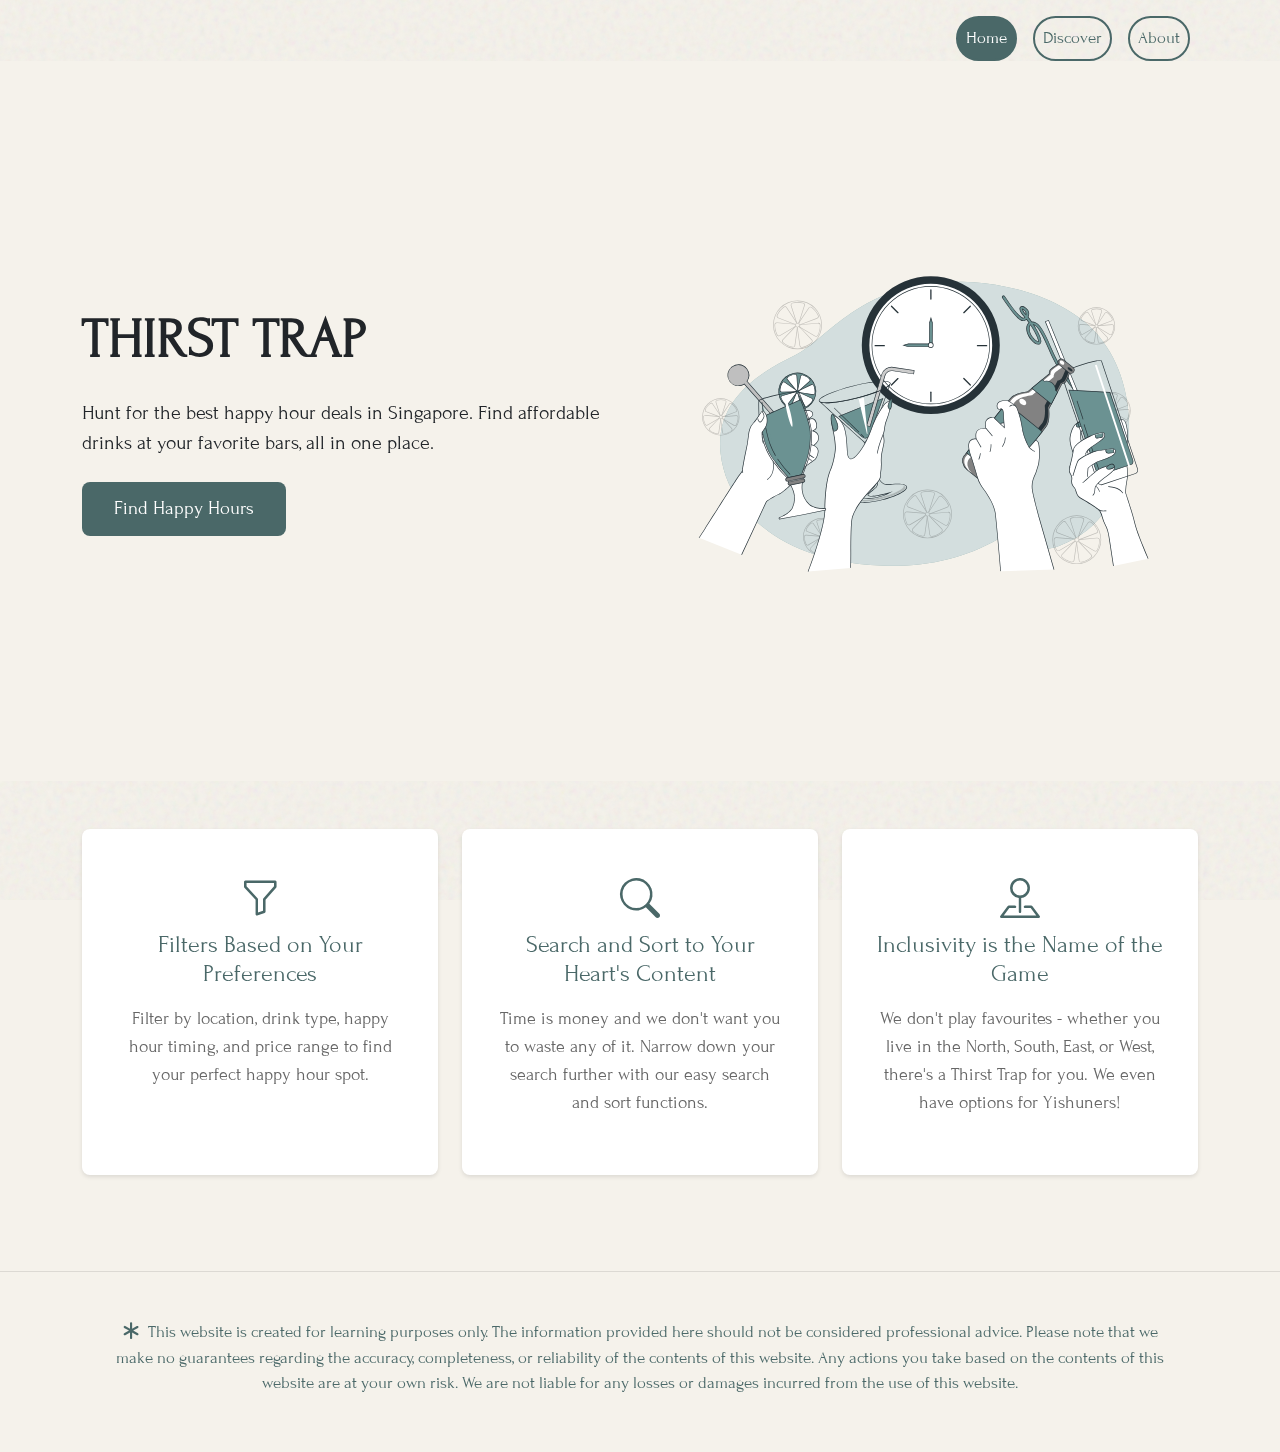
<file: index.html>
<!DOCTYPE html>
<html lang="en">
<head>
    <meta charset="UTF-8">
    <meta name="viewport" content="width=device-width, initial-scale=1.0">
    <title>Thirst Trap - Find Happy Hour Deals in Singapore</title>
    
    <!-- Bootstrap CSS -->
    <link href="https://cdn.jsdelivr.net/npm/bootstrap@5.3.3/dist/css/bootstrap.min.css" rel="stylesheet">
    
    <!-- Custom CSS -->
    <link rel="stylesheet" href="style.css">
    
    <!-- Google Fonts -->
    <link rel="preconnect" href="https://fonts.googleapis.com">
    <link rel="preconnect" href="https://fonts.gstatic.com" crossorigin>
    <link href="https://fonts.googleapis.com/css2?family=Faculty+Glyphic&family=Forum&display=swap" rel="stylesheet">

    <!-- Bootstrap Icons -->
    <link rel="stylesheet" href="https://cdn.jsdelivr.net/npm/bootstrap-icons@1.11.3/font/bootstrap-icons.min.css">

    <!-- Google Analytics -->
    <script async src="https://www.googletagmanager.com/gtag/js?id=G-KQVQT11QK4"></script>
    <script>
        window.dataLayer = window.dataLayer || [];
        function gtag(){dataLayer.push(arguments);}
        gtag('js', new Date());
        gtag('config', 'G-KQVQT11QK4');
    </script>
</head>
<body>
    <!-- Navigation -->
    <nav class="navbar navbar-expand-lg">
        <div class="container">
            <button class="navbar-toggler" type="button" data-bs-toggle="collapse" data-bs-target="#navbarNav">
                <i class="bi bi-list"></i>
            </button>
            <div class="collapse navbar-collapse justify-content-end" id="navbarNav">
                <ul class="navbar-nav">
                    <li class="nav-item">
                        <a class="nav-link active" href="index.html">Home</a>
                    </li>
                    <li class="nav-item">
                        <a class="nav-link" href="discover.html">Discover</a>
                    </li>
                    <li class="nav-item">
                        <a class="nav-link" href="about.html">About</a>
                    </li>
                </ul>
            </div>
        </div>
    </nav>

    <!-- Hero Section -->
    <section class="hero-section">
        <div class="container">
            <div class="row align-items-center">
                <div class="col-lg-6 text-center text-lg-start">
                    <h1 class="display-4 fw-bold mb-4">THIRST TRAP</h1>
                    <p class="lead mb-4">Hunt for the best happy hour deals in Singapore. Find affordable drinks at your favorite bars, all in one place.</p>
                    <a href="discover.html" class="btn btn-custom-primary btn-lg">Find Happy Hours</a>
                </div>
                <div class="col-lg-6">
                    <div class="hero-illustration">
                        <img src="logo.svg" alt="Thirst Trap Illustration" class="hero-logo">
                    </div>
                </div>
            </div>
        </div>
    </section>

    <!-- Features Section -->
    <section class="container py-5">
        <div class="row g-4">
            <div class="col-md-4">
                <div class="feature-card">
                    <i class="bi bi-funnel"></i>
                    <h3>Filters Based on Your Preferences</h3>
                    <p>Filter by location, drink type, happy hour timing, and price range to find your perfect happy hour spot.</p>
                </div>
            </div>
            <div class="col-md-4">
                <div class="feature-card">
                    <i class="bi bi-search"></i>
                    <h3>Search and Sort to Your Heart's Content</h3>
                    <p>Time is money and we don't want you to waste any of it. Narrow down your search further with our easy search and sort functions.</p>
                </div>
            </div>
            <div class="col-md-4">
                <div class="feature-card">
                    <i class="bi bi-pin-map"></i>
                    <h3>Inclusivity is the Name of the Game</h3>
                    <p>We don't play favourites - whether you live in the North, South, East, or West, there's a Thirst Trap for you. We even have options for Yishuners!</p>
                </div>
            </div>
        </div>
    </section>

    <!-- Footer -->
    <footer class="container-fluid mt-5 py-4">
        <div class="container">
            <div class="row">
                <div class="col-12">
                    <div class="card bg-light">
                        <div class="card-body text-center">
                            <p class="mb-2">
                                <i class="bi bi-asterisk me-1"></i>
                                This website is created for learning purposes only. The information provided here should not be considered professional advice. Please note that we make no guarantees regarding the accuracy, completeness, or reliability of the contents of this website. Any actions you take based on the contents of this website are at your own risk. We are not liable for any losses or damages incurred from the use of this website.
                            </p>
                        </div>
                    </div>
                </div>
            </div>
        </div>
    </footer>

    <!-- Bootstrap JS -->
    <script src="https://cdn.jsdelivr.net/npm/bootstrap@5.3.3/dist/js/bootstrap.bundle.min.js"></script>
</body>
</html>
</file>
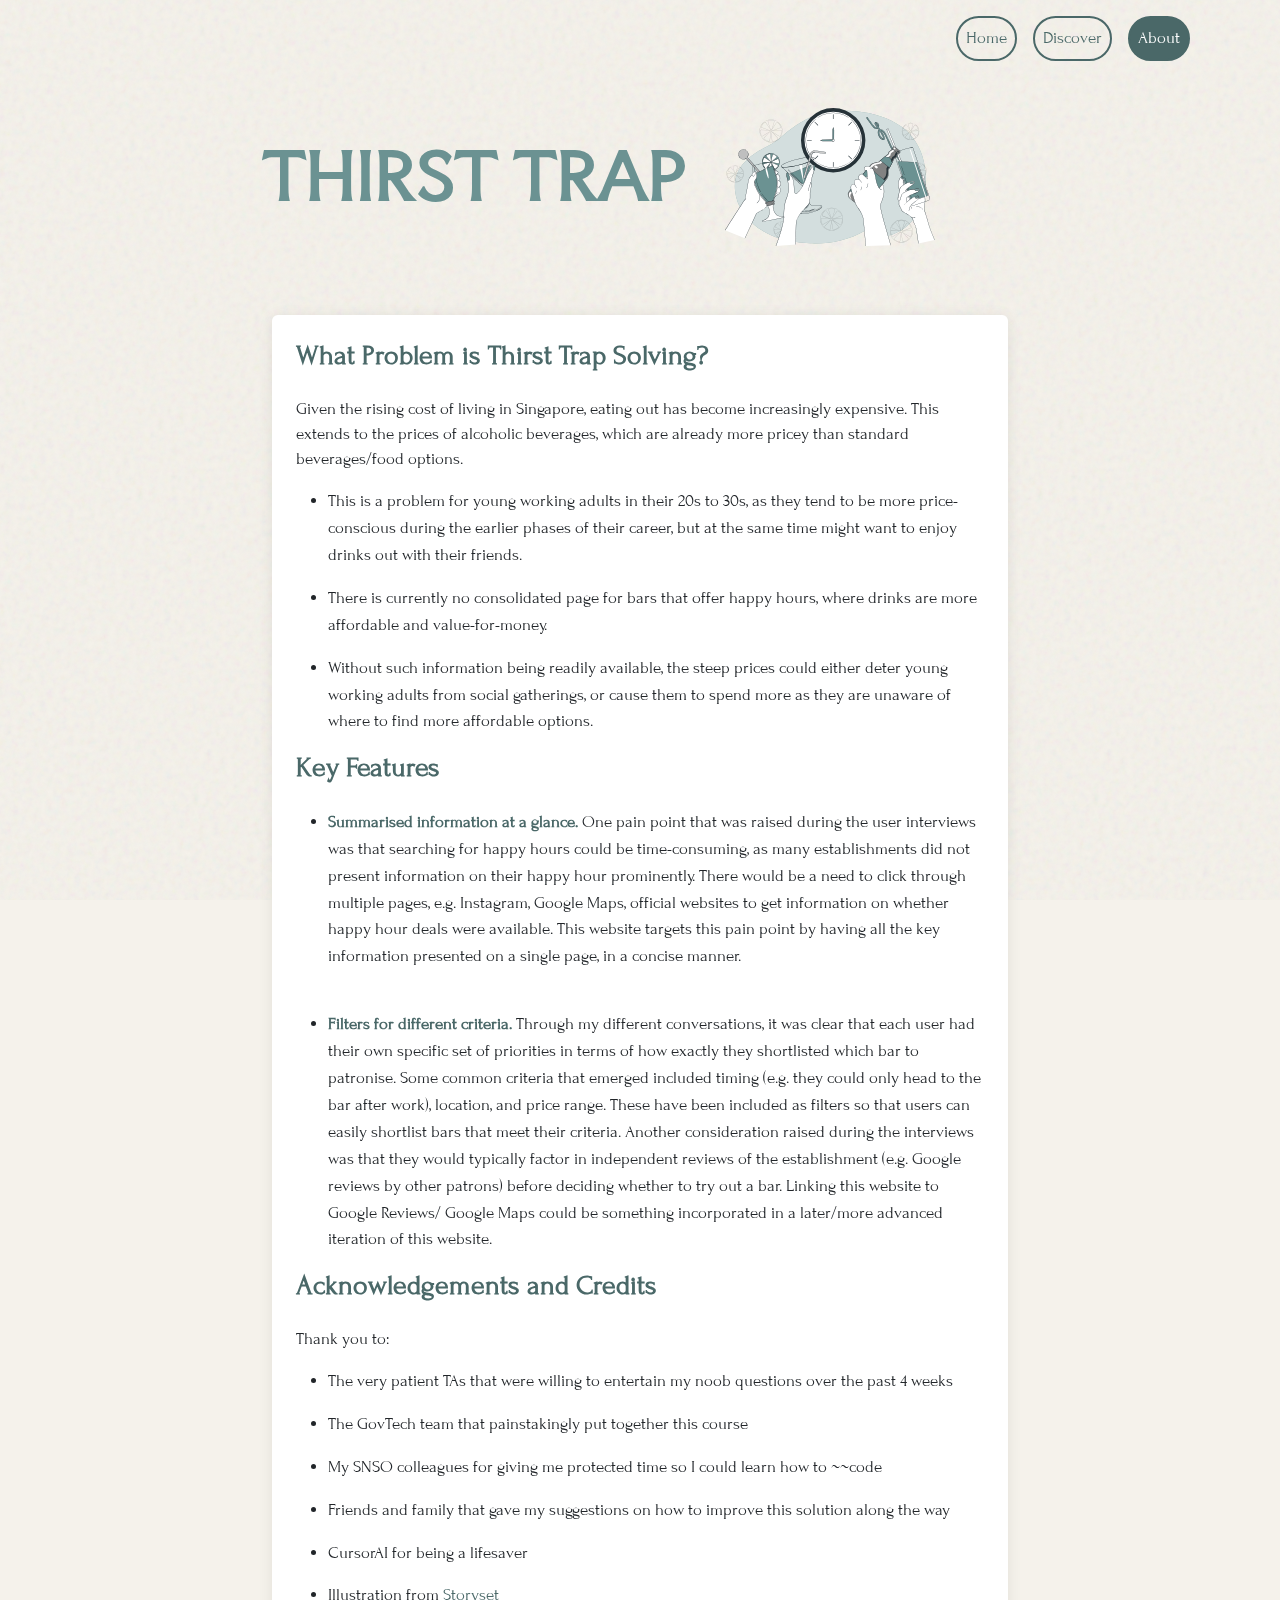
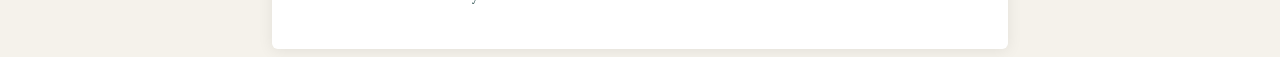
<file: about.html>
<!DOCTYPE html>
<html lang="en">
<head>
    <meta charset="UTF-8">
    <meta name="viewport" content="width=device-width, initial-scale=1.0">
    <title>About - Thirst Trap</title>
    
    <!-- Bootstrap CSS -->
    <link href="https://cdn.jsdelivr.net/npm/bootstrap@5.3.3/dist/css/bootstrap.min.css" rel="stylesheet">
    
    <!-- Your custom CSS -->
    <link rel="stylesheet" href="style.css">
    
    <!-- Google Fonts -->
    <link rel="preconnect" href="https://fonts.googleapis.com">
    <link rel="preconnect" href="https://fonts.gstatic.com" crossorigin>
    <link href="https://fonts.googleapis.com/css2?family=Bodoni+Moda:ital,opsz,wght@0,6..96,400..900;1,6..96,400..900&family=Faculty+Glyphic&family=Forum&family=Frank+Ruhl+Libre:wght@300..900&family=Funnel+Display:wght@300..800&family=Geist:wght@100..900&family=Host+Grotesk:ital,wght@0,300..800;1,300..800&family=Inconsolata:wdth,wght@87.5,200..900&family=Inter:ital,opsz,wght@0,14..32,100..900;1,14..32,100..900&family=Manrope:wght@200..800&family=Mansalva&family=Montserrat:ital,wght@0,100..900;1,100..900&family=Roboto+Mono:ital,wght@0,100..700;1,100..700&family=Roboto:ital,wght@0,100;0,300;0,400;0,500;0,700;0,900;1,100;1,300;1,400;1,500;1,700;1,900&display=swap" rel="stylesheet">

    <!-- Add Bootstrap Icons -->
    <link rel="stylesheet" href="https://cdn.jsdelivr.net/npm/bootstrap-icons@1.11.3/font/bootstrap-icons.min.css">

    <!-- Google tag (gtag.js) -->
    <script async src="https://www.googletagmanager.com/gtag/js?id=G-KQVQT11QK4"></script>
    <script>
    window.dataLayer = window.dataLayer || [];
    function gtag(){dataLayer.push(arguments);}
    gtag('js', new Date());

    gtag('config', 'G-KQVQT11QK4');
</script>

</head>
<body>
    <!-- Navigation -->
    <nav class="navbar navbar-expand-lg">
        <div class="container">
            <button class="navbar-toggler" type="button" data-bs-toggle="collapse" data-bs-target="#navbarNav">
                <i class="bi bi-list"></i>
            </button>
            <div class="collapse navbar-collapse justify-content-end" id="navbarNav">
                <ul class="navbar-nav">
                    <li class="nav-item">
                        <a class="nav-link" href="index.html">Home</a>
                    </li>
                    <li class="nav-item">
                        <a class="nav-link" href="discover.html">Discover</a>
                    </li>
                    <li class="nav-item">
                        <a class="nav-link active" href="about.html">About</a>
                    </li>
                </ul>
            </div>
        </div>
    </nav>

    <div class="container-fluid py-2">
       <!-- Header Section -->
       <header>
        <div class="header-container">
            <a href="index.html" class="header-link">
                <h1 class="display-4 fw-bold">THIRST TRAP</h1>
                <div class="header-illustration">
                    <img src="logo.svg" alt="Thirst Trap Illustration" class="header-logo">
                </div>
            </a>
        </div>
    </header>

        <!-- About Content -->
        <main class="container about-page">
            <div class="row justify-content-center">
                <div class="col-md-8">
                    <div class="card">
                        <div class="card-body">
                            <h3 class="card-title mb-4">What Problem is Thirst Trap Solving?</h3>
                            <p>Given the rising cost of living in Singapore, eating out has become increasingly expensive. This extends to the prices of alcoholic beverages, which are already more pricey than standard beverages/food options.</p>
                                <ul>
                                    <li>This is a problem for young working adults in their 20s to 30s, as they tend to be more price-conscious during the earlier phases of their career, but at the same time might want to enjoy drinks out with their friends. </li>
                                    <li>There is currently no consolidated page for bars that offer happy hours, where drinks are more affordable and value-for-money. </li>
                                    <li>Without such information being readily available, the steep prices could either deter young working adults from social gatherings, or cause them to spend more as they are unaware of where to find more affordable options. </li>
                                </ul>

                            <h3 class="card-title mb-4">Key Features</h3>
                            <ul>
                                <li><strong>Summarised information at a glance.</strong> One pain point that was raised during the user interviews was that searching for happy hours could be time-consuming, as many establishments did not present information on their happy hour prominently. There would be a need to click through multiple pages, e.g. Instagram, Google Maps, official websites to get information on whether happy hour deals were available. This website targets this pain point by having all the key information presented on a single page, in a concise manner. </li><br>
                                <li><strong>Filters for different criteria.</strong> Through my different conversations, it was clear that each user had their own specific set of priorities in terms of how exactly they shortlisted which bar to patronise. Some common criteria that emerged included timing (e.g. they could only head to the bar after work), location, and price range. These have been included as filters so that users can easily shortlist bars that meet their criteria. Another consideration raised during the interviews was that they would typically factor in independent reviews of the establishment (e.g. Google reviews by other patrons) before deciding whether to try out a bar. Linking this website to Google Reviews/ Google Maps could be something incorporated in a later/more advanced iteration of this website. </li>
                            </ul> 
                            
                            <h3 class="card-title mb-4">Acknowledgements and Credits</h3>
                            <p>Thank you to:</p>
                                <ul>
                                    <li>The very patient TAs that were willing to entertain my noob questions over the past 4 weeks</li>
                                    <li>The GovTech team that painstakingly put together this course</li>
                                    <li>My SNSO colleagues for giving me protected time so I could learn how to ~~code </li>
                                    <li>Friends and family that gave my suggestions on how to improve this solution along the way</li>
                                    <li>CursorAI for being a lifesaver</li>
                                    <li>Illustration from <a href="https://storyset.com/people">Storyset</a></li>
                                </ul> 
                        </div>
                    </div>
                </div>
            </div>
        </main>
    </div>

    <!-- Bootstrap JS -->
    <script src="https://cdn.jsdelivr.net/npm/bootstrap@5.3.3/dist/js/bootstrap.bundle.min.js"></script>
</body>
</html>
</file>
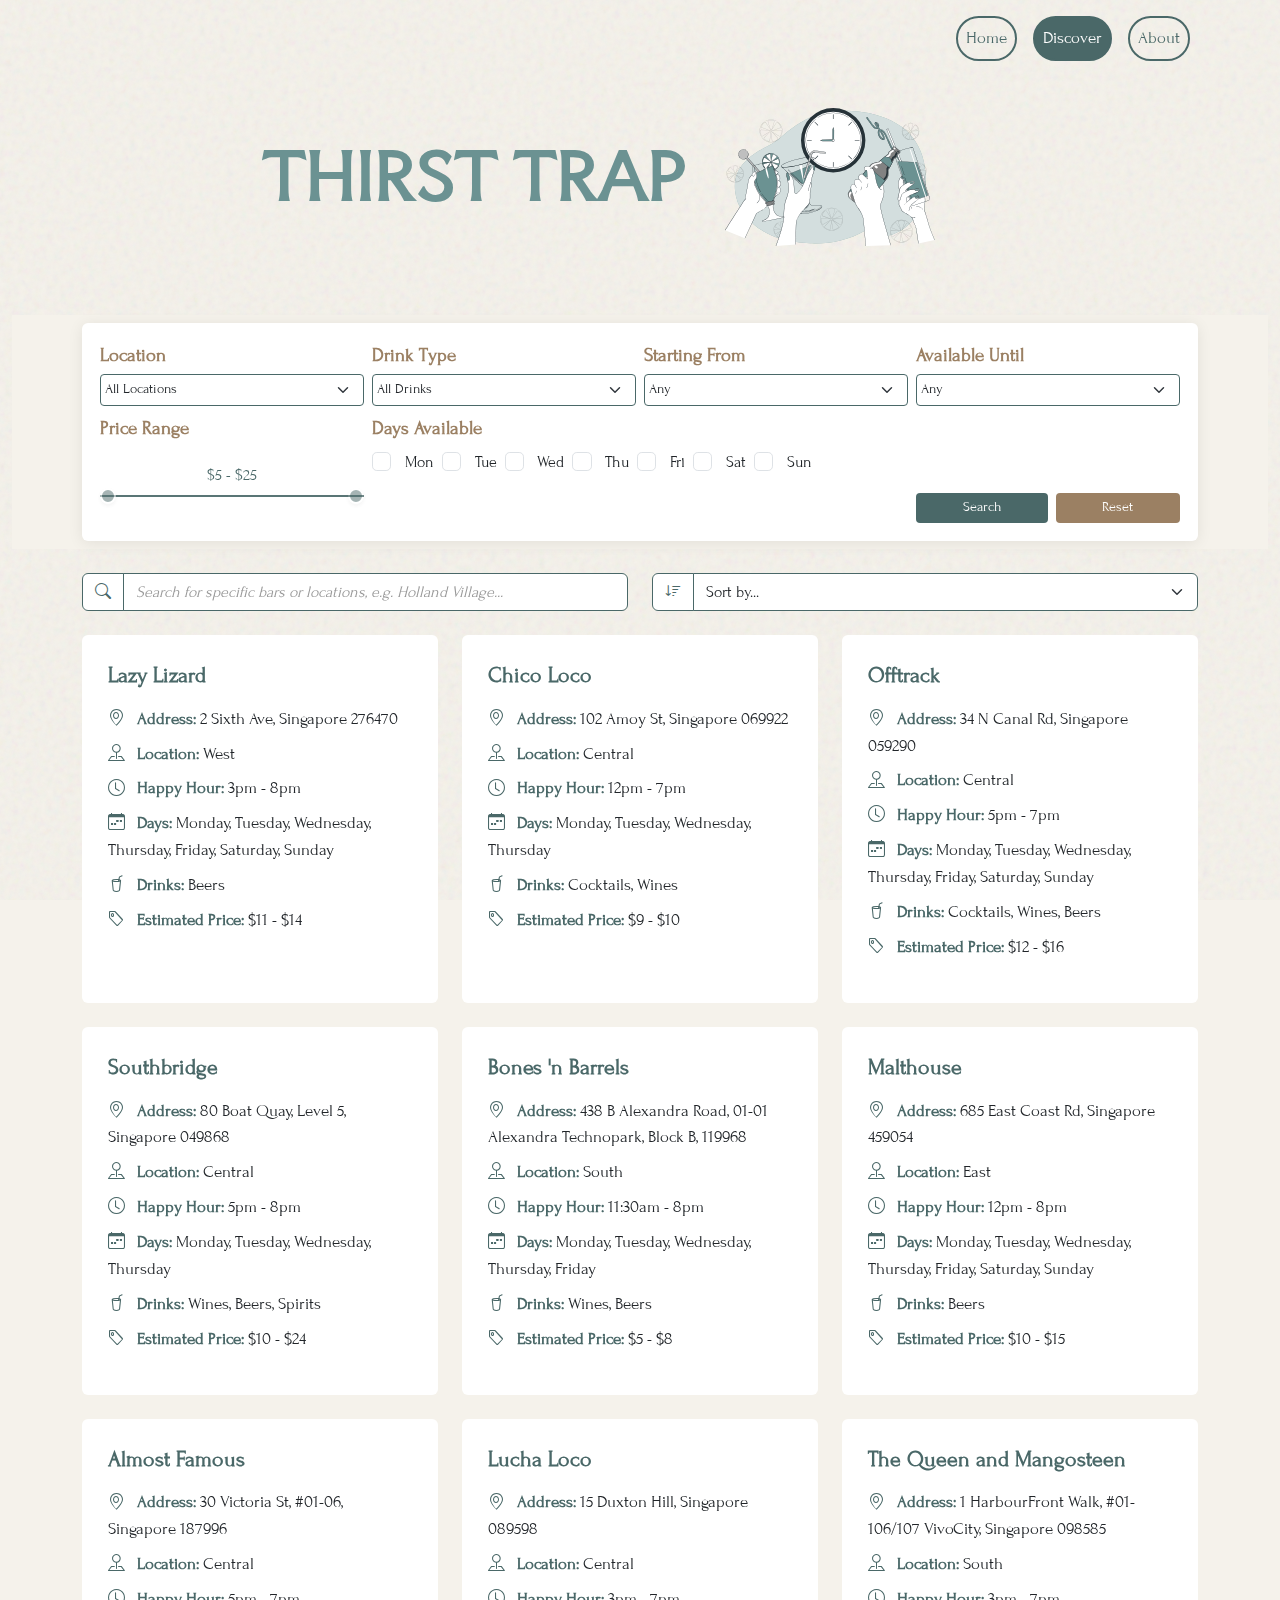
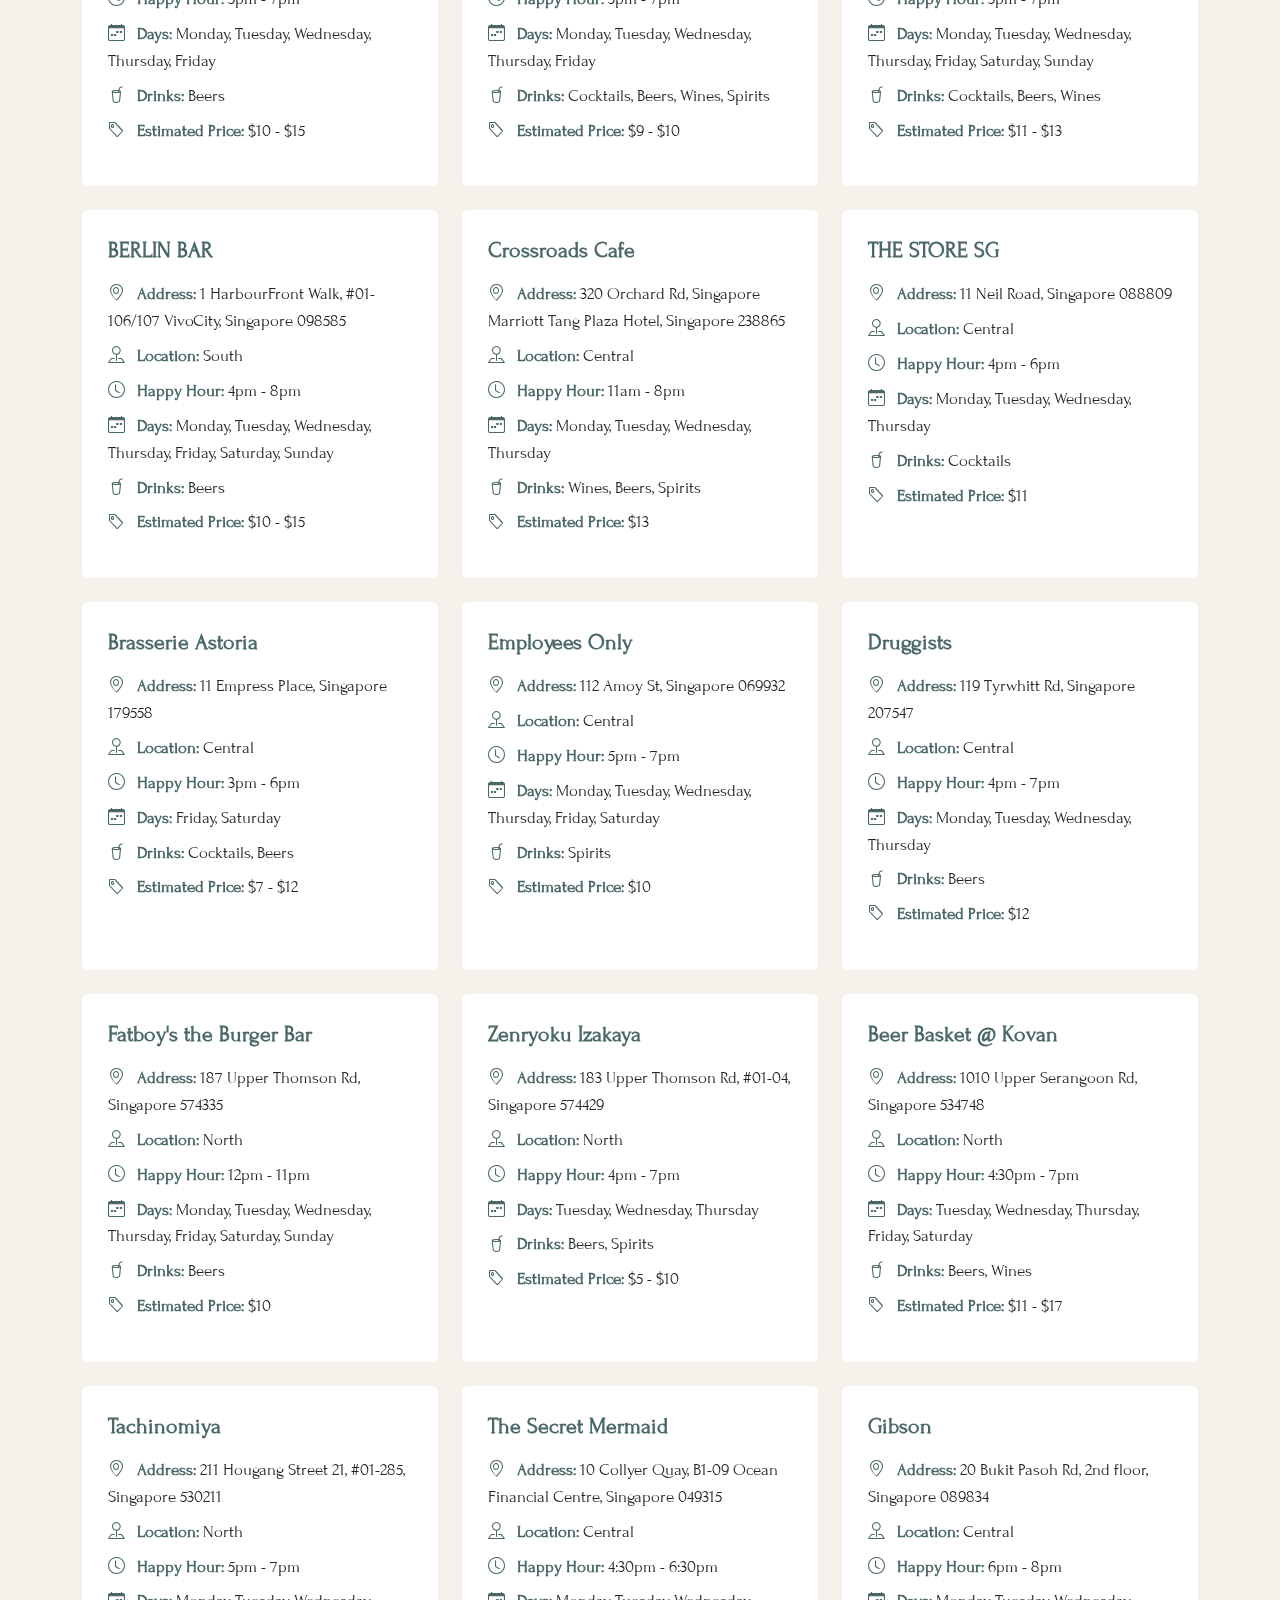
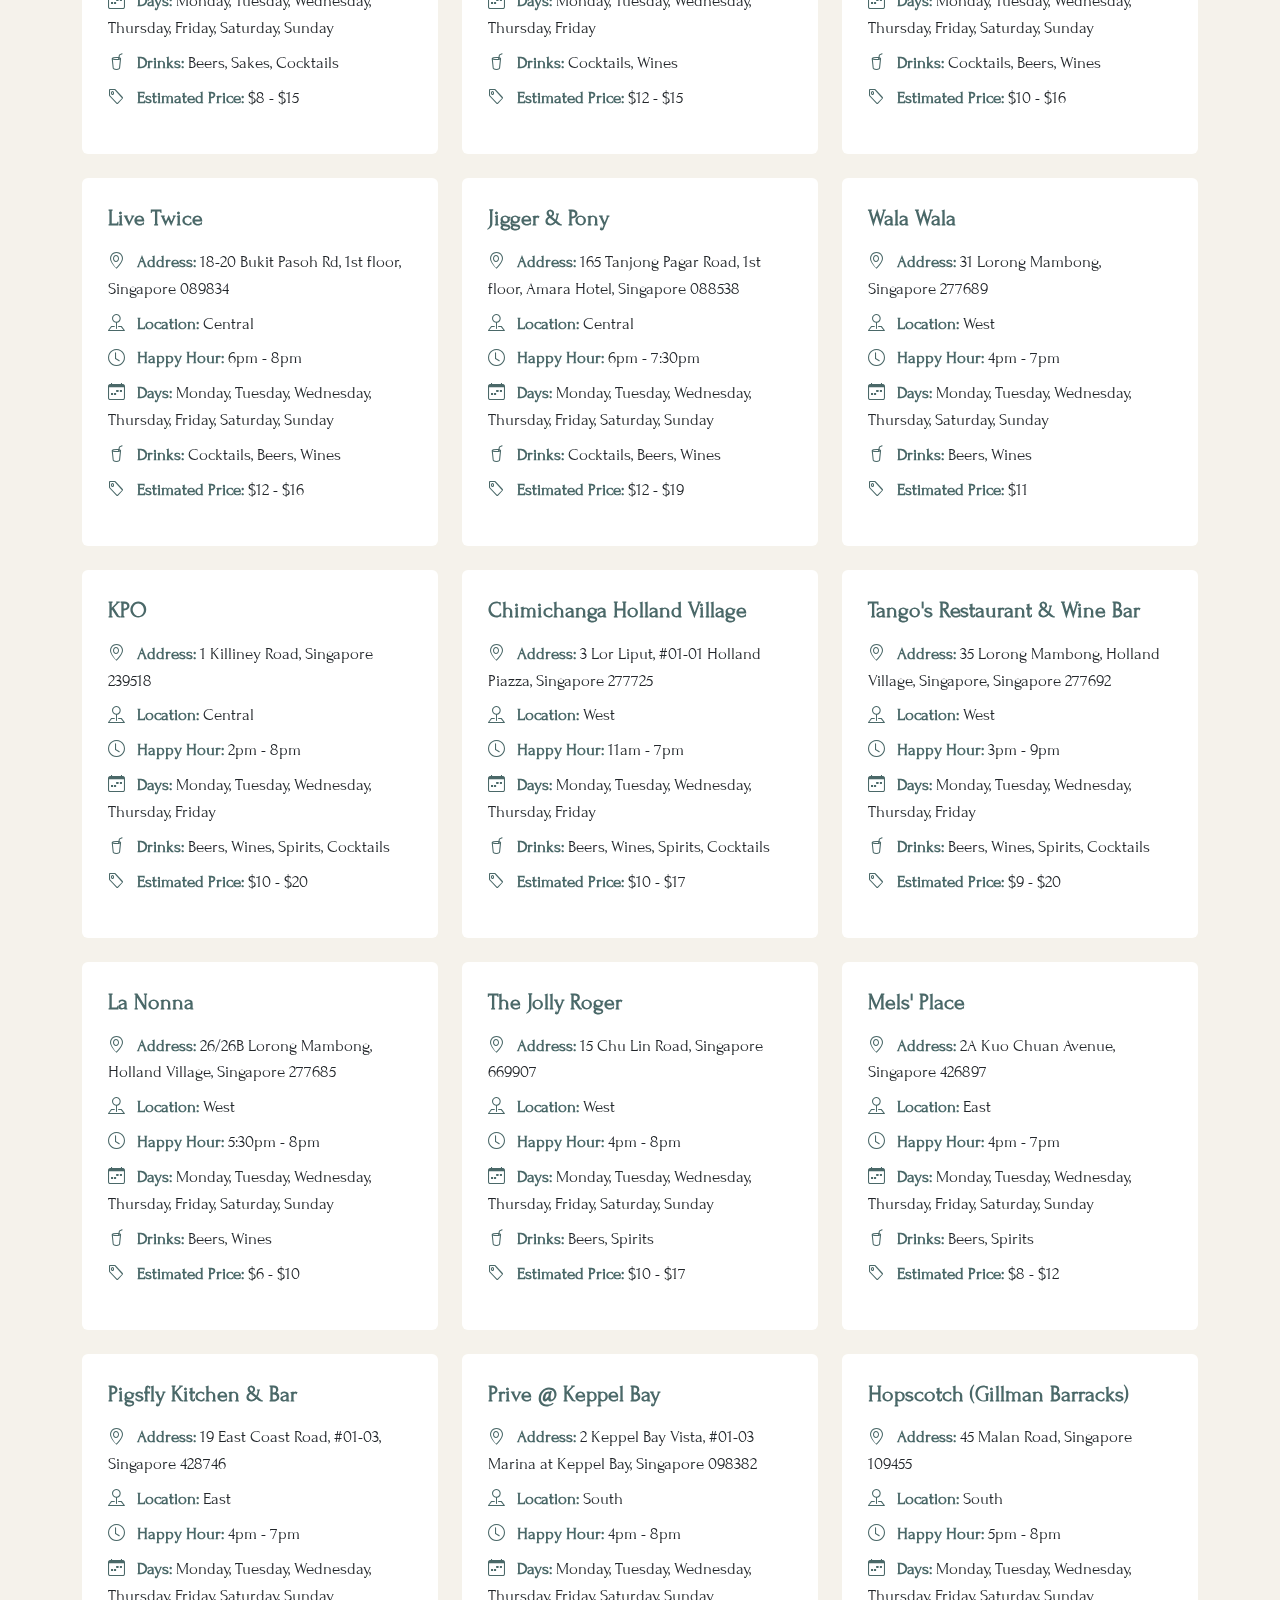
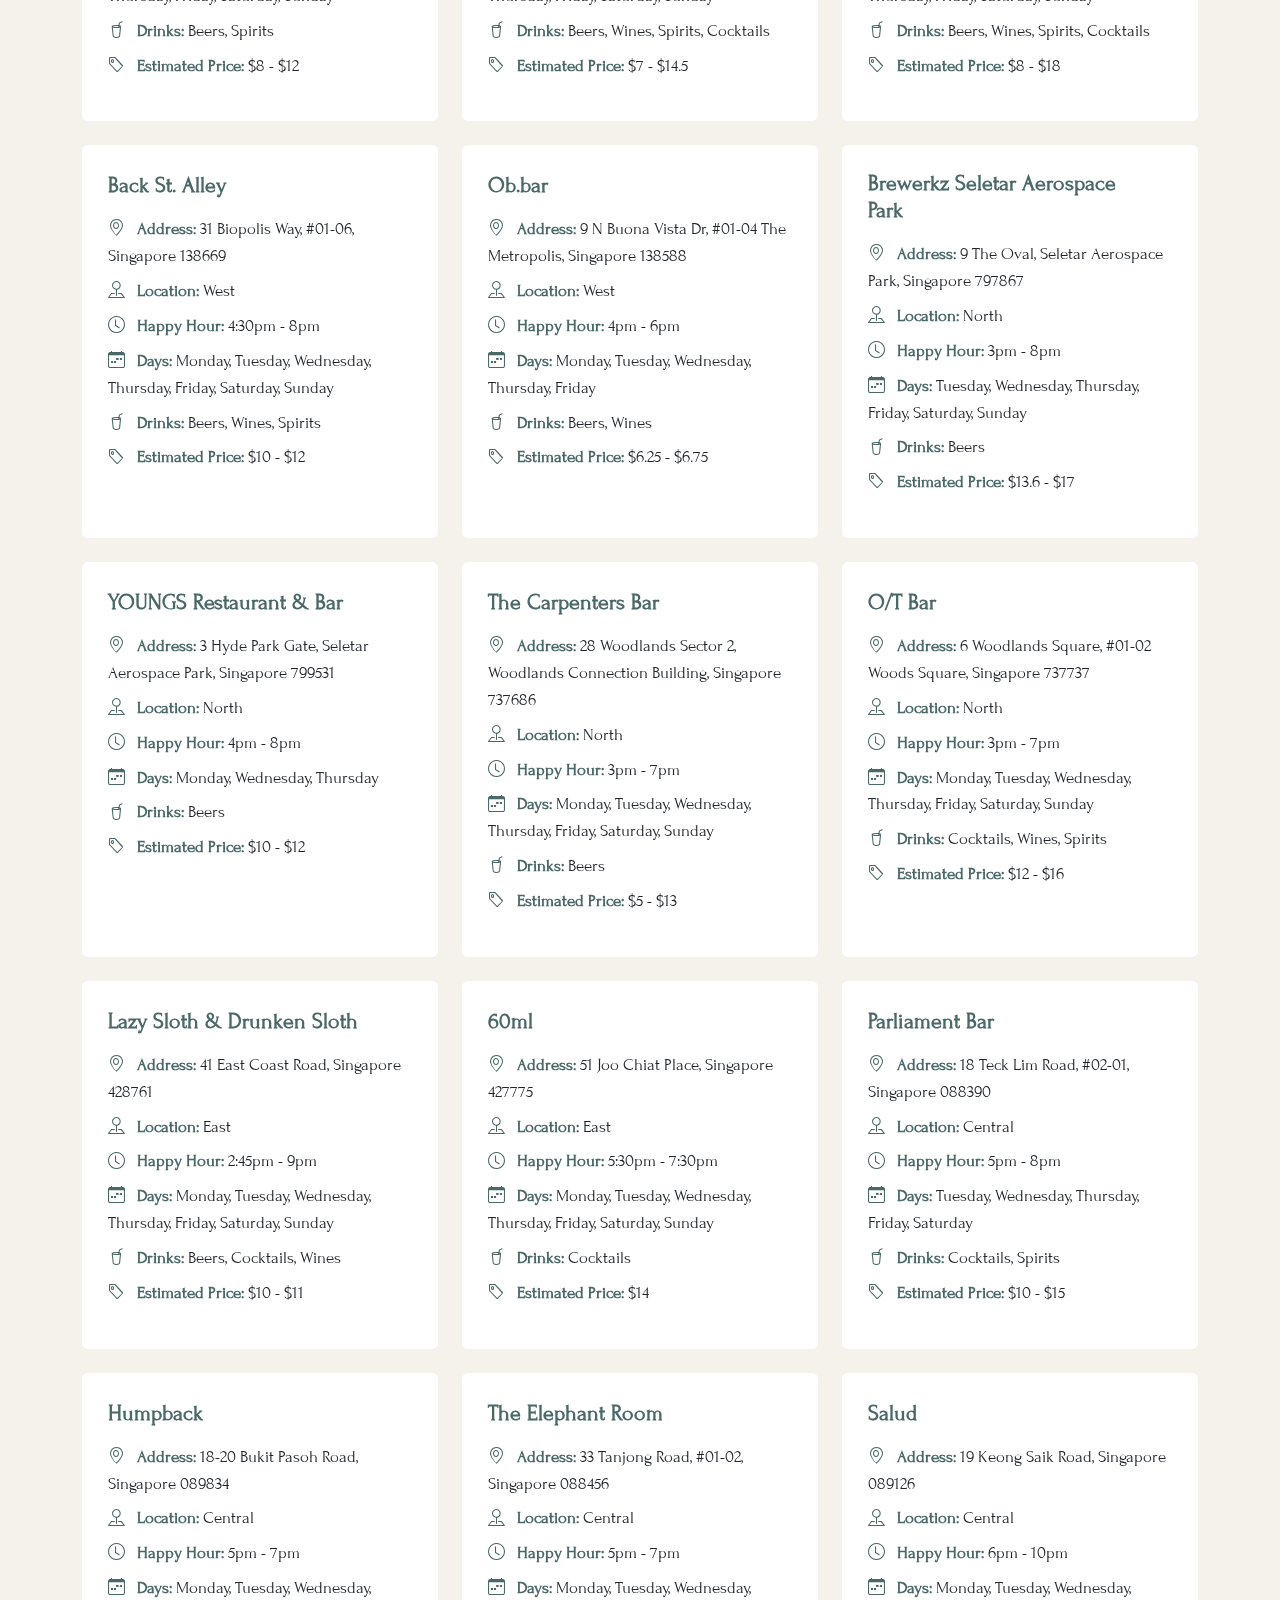
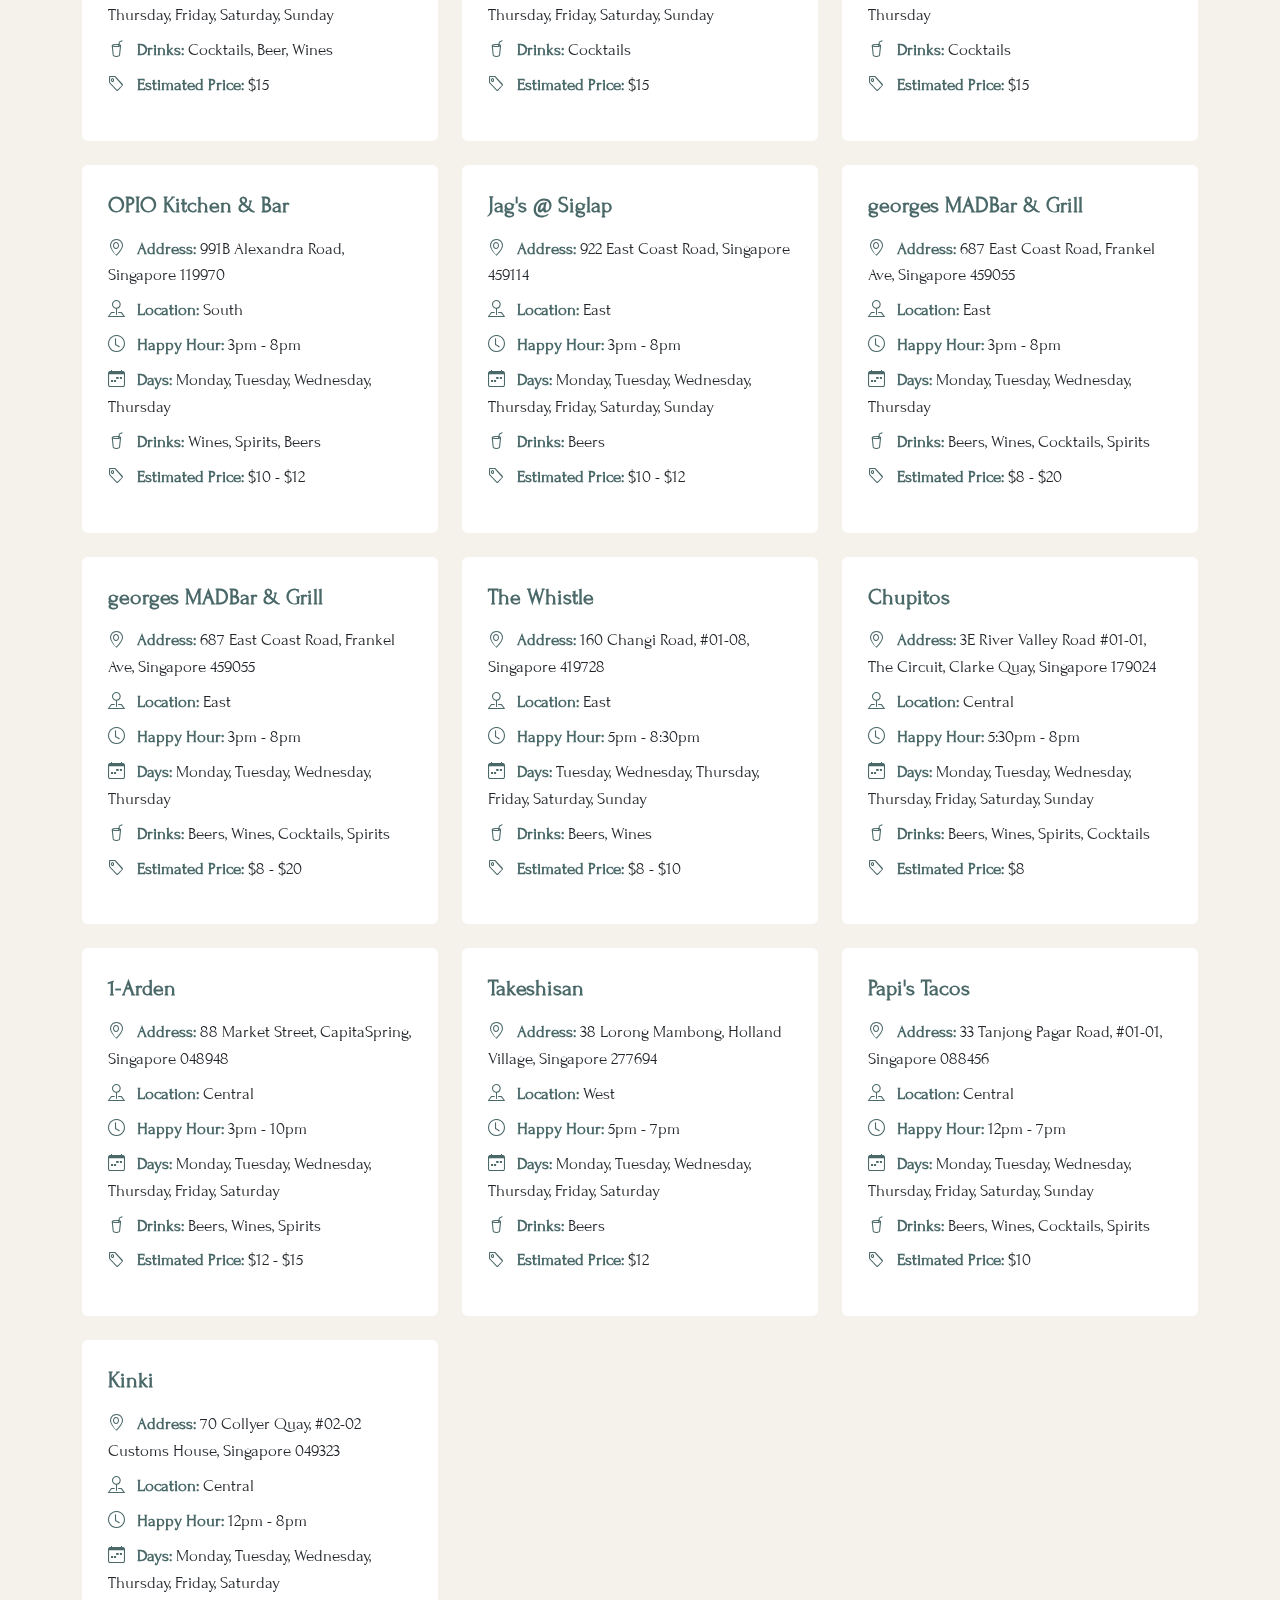
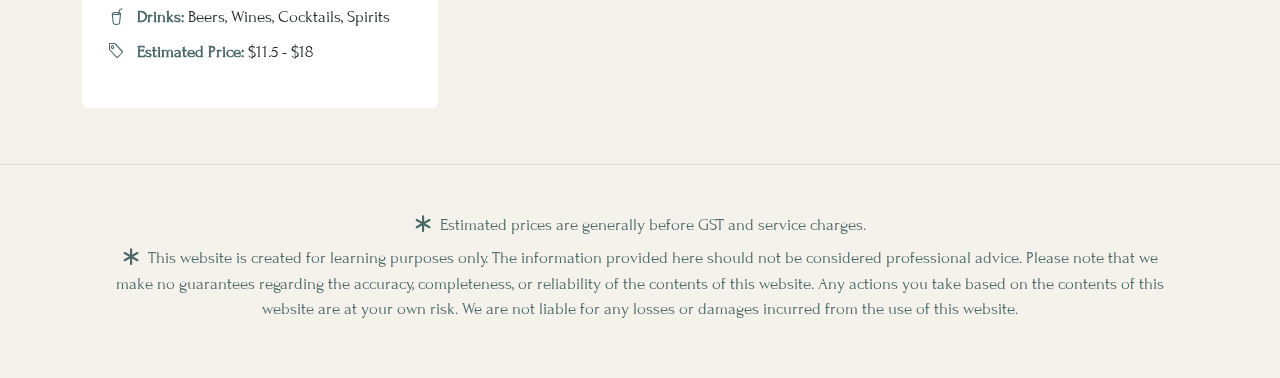
<file: discover.html>
<!DOCTYPE html>
<html lang="en">
<head>
    <meta charset="UTF-8">
    <meta name="viewport" content="width=device-width, initial-scale=1.0">
    <title>Thirst Trap</title>
    
    <!-- Bootstrap CSS -->
    <link href="https://cdn.jsdelivr.net/npm/bootstrap@5.3.3/dist/css/bootstrap.min.css" rel="stylesheet">
    
    <!-- Custom CSS -->
    <link rel="stylesheet" href="style.css">
    
    <!-- Google Fonts -->
    <link rel="preconnect" href="https://fonts.googleapis.com">
    <link rel="preconnect" href="https://fonts.gstatic.com" crossorigin>
    <link href="https://fonts.googleapis.com/css2?family=Faculty+Glyphic&family=Forum&display=swap" rel="stylesheet">

    <!-- Bootstrap Icons -->
    <link rel="stylesheet" href="https://cdn.jsdelivr.net/npm/bootstrap-icons@1.11.3/font/bootstrap-icons.min.css">

    <!-- Google tag (gtag.js) -->
    <script async src="https://www.googletagmanager.com/gtag/js?id=G-KQVQT11QK4"></script>
    <script>
    window.dataLayer = window.dataLayer || [];
    function gtag(){dataLayer.push(arguments);}
    gtag('js', new Date());

    gtag('config', 'G-KQVQT11QK4');
    </script>
</head>
<body>
    <!-- Navigation -->
    <nav class="navbar navbar-expand-lg">
        <div class="container">
            <button class="navbar-toggler" type="button" data-bs-toggle="collapse" data-bs-target="#navbarNav">
                <i class="bi bi-list"></i>
            </button>
            <div class="collapse navbar-collapse justify-content-end" id="navbarNav">
                <ul class="navbar-nav">
                    <li class="nav-item">
                        <a class="nav-link" href="index.html">Home</a>
                    </li>
                    <li class="nav-item">
                        <a class="nav-link active" href="discover.html">Discover</a>
                    </li>
                    <li class="nav-item">
                        <a class="nav-link" href="about.html">About</a>
                    </li>
                </ul>
            </div>
        </div>
    </nav>

    <div class="container-fluid py-2">
        <!-- Header Section -->
        <header>
            <div class="header-container">
                <a href="index.html" class="header-link">
                    <h1 class="display-4 fw-bold">THIRST TRAP</h1>
                    <div class="header-illustration">
                        <img src="logo.svg" alt="Thirst Trap Illustration" class="header-logo">
                    </div>
                </a>
            </div>
        </header>

        <main>
            <!-- Filter Section -->
            <section class="filter-section mb-4">
                <div class="container">
                    <div class="card filter-card">
                        <div class="card-body p-3">
                            <div class="row g-2">
                                <!-- Location Filter -->
                                <div class="col-md-3">
                                    <label for="location" class="form-label">Location</label>
                                    <select id="location" class="form-select form-select-sm">
                                        <option value="">All Locations</option>
                                        <option value="north">North</option>
                                        <option value="south">South</option>
                                        <option value="east">East</option>
                                        <option value="west">West</option>
                                        <option value="central">Central</option>
                                    </select>
                                </div>

                                <!-- Drink Type Filter -->
                                <div class="col-md-3">
                                    <label for="drink" class="form-label">Drink Type</label>
                                    <select id="drink" class="form-select form-select-sm">
                                        <option value="">All Drinks</option>
                                        <option value="beers">Beers</option>
                                        <option value="cocktails">Cocktails</option>
                                        <option value="wines">Wines</option>
                                        <option value="spirits">Spirits</option>
                                        <option value="sakes">Sakes</option>
                                    </select>
                                </div>

                                <!-- Start Time Filter -->
                                <div class="col-md-3">
                                    <label for="startTime" class="form-label">Starting From</label>
                                    <select id="startTime" class="form-select form-select-sm">
                                        <option value="">Any</option>
                                        <option value="11:00">11am</option>
                                        <option value="12:00">12pm</option>
                                        <option value="13:00">1pm</option>
                                        <option value="14:00">2pm</option>
                                        <option value="15:00">3pm</option>
                                        <option value="16:00">4pm</option>
                                        <option value="17:00">5pm</option>
                                        <option value="18:00">6pm</option>
                                        <option value="19:00">7pm</option>
                                        <option value="20:00">8pm</option>
                                        <option value="21:00">9pm</option>
                                    </select>
                                </div>

                                <!-- End Time Filter -->
                                <div class="col-md-3">
                                    <label for="endTime" class="form-label">Available Until</label>
                                    <select id="endTime" class="form-select form-select-sm">
                                        <option value="">Any</option>
                                        <option value="18:00">6pm</option>
                                        <option value="19:00">7pm</option>
                                        <option value="20:00">8pm</option>
                                        <option value="21:00">9pm</option>
                                        <option value="22:00">10pm</option>
                                        <option value="23:00">11pm</option>
                                    </select>
                                </div>

                                <!-- Price Range Filter -->
                                <div class="col-md-3">
                                    <label class="form-label">Price Range</label>
                                    <div class="price-range-wrapper">
                                        <div class="range-values">
                                            <span id="minPrice">$5</span> - <span id="maxPrice">$25</span>
                                        </div>
                                        <div class="range-slider">
                                            <input type="range" id="priceMin" class="price-range" min="5" max="30" value="5" step="1">
                                            <input type="range" id="priceMax" class="price-range" min="5" max="30" value="30" step="1">
                                        </div>
                                    </div>
                                </div>

                                <!-- Days Filter -->
                                <div class="col-md-6">
                                    <label class="form-label">Days Available</label>
                                    <div class="days-container">
                                        <div class="form-check form-check-inline">
                                            <input type="checkbox" class="form-check-input day" id="monday" value="Monday">
                                            <label class="form-check-label" for="monday">Mon</label>
                                        </div>
                                        <div class="form-check form-check-inline">
                                            <input type="checkbox" class="form-check-input day" id="tuesday" value="Tuesday">
                                            <label class="form-check-label" for="tuesday">Tue</label>
                                        </div>
                                        <div class="form-check form-check-inline">
                                            <input type="checkbox" class="form-check-input day" id="wednesday" value="Wednesday">
                                            <label class="form-check-label" for="wednesday">Wed</label>
                                        </div>
                                        <div class="form-check form-check-inline">
                                            <input type="checkbox" class="form-check-input day" id="thursday" value="Thursday">
                                            <label class="form-check-label" for="thursday">Thu</label>
                                        </div>
                                        <div class="form-check form-check-inline">
                                            <input type="checkbox" class="form-check-input day" id="friday" value="Friday">
                                            <label class="form-check-label" for="friday">Fri</label>
                                        </div>
                                        <div class="form-check form-check-inline">
                                            <input type="checkbox" class="form-check-input day" id="saturday" value="Saturday">
                                            <label class="form-check-label" for="saturday">Sat</label>
                                        </div>
                                        <div class="form-check form-check-inline">
                                            <input type="checkbox" class="form-check-input day" id="sunday" value="Sunday">
                                            <label class="form-check-label" for="sunday">Sun</label>
                                        </div>
                                    </div>
                                </div>

                                <!-- Filter Buttons -->
                                <div class="col-md-3 d-flex align-items-end">
                                    <div class="d-flex gap-2 w-100">
                                        <button id="filterButton" class="btn btn-custom-primary btn-sm flex-grow-1">Search</button>
                                        <button id="resetButton" class="btn btn-custom-secondary btn-sm flex-grow-1">Reset</button>
                                    </div>
                                </div>
                            </div>
                        </div>
                    </div>
                </div>
            </section>

            <!-- Add this after the filter section and before the bars section -->
            <section class="container mb-4">
                <div class="row">
                    <!-- Search Bar -->
                    <div class="col-md-6 mb-3 mb-md-0">
                        <div class="input-group">
                            <span class="input-group-text bg-white search-icon" id="searchIcon">
                                <i class="bi bi-search"></i>
                            </span>
                            <input type="text" 
                                   id="searchBar" 
                                   class="form-control" 
                                   placeholder="Search for specific bars or locations, e.g. Holland Village..."
                                   aria-label="Search"
                                   aria-describedby="searchIcon">
                        </div>
                    </div>
                    
                    <!-- Sort Dropdown -->
                    <div class="col-md-6">
                        <div class="input-group">
                            <span class="input-group-text bg-white">
                                <i class="bi bi-sort-down"></i>
                            </span>
                            <select id="sortSelect" class="form-select">
                                <option value="">Sort by...</option>
                                <option value="nameAsc">Name (A-Z)</option>
                                <option value="nameDesc">Name (Z-A)</option>
                                <option value="priceAsc">Price (Low to High)</option>
                                <option value="priceDesc">Price (High to Low)</option>
                                <option value="startTime">Earliest Happy Hour Start</option>
                                <option value="endTime">Latest Happy Hour End</option>
                            </select>
                        </div>
                    </div>
                </div>
            </section>

            <!-- Bar List Section -->
            <section class="container">
                <div class="row row-cols-1 row-cols-md-3 g-4" id="bars">
                    <!-- Bars will be populated by JavaScript -->
                </div>
            </section>
        </main>
    </div>

    <!-- Footer Section -->
    <footer class="container-fluid mt-5 py-4">
        <div class="container">
            <div class="row">
                <div class="col-12">
                    <div class="card bg-light">
                        <div class="card-body text-center">
                            <p class="mb-2">
                                <i class="bi bi-asterisk me-1"></i>
                                Estimated prices are generally before GST and service charges.
                            </p>

                            <p class="mb-2">
                                <i class="bi bi-asterisk me-1"></i>
                                This website is created for learning purposes only. The information provided here should not be considered professional advice. Please note that we make no guarantees regarding the accuracy, completeness, or reliability of the contents of this website. Any actions you take based on the contents of this website are at your own risk. We are not liable for any losses or damages incurred from the use of this website.
                            </p>

                        </div>
                    </div>
                </div>
            </div>
        </div>
    </footer>

    <!-- Bootstrap JS -->
    <script src="https://cdn.jsdelivr.net/npm/bootstrap@5.3.3/dist/js/bootstrap.bundle.min.js"></script>
    <!-- Custom JS -->
    <script src="script.js"></script>

    
</body>
</html>
</file>
<file: style.css>
/* Variables */
:root {
    --custom-primary: #4a6868;
    --custom-secondary: #9b8063;
    --custom-bg: #f5f2eb;        /* Beige background */
    --custom-card-bg: #ffffff;   /* White cards */
    --shadow-sm: 0 2px 4px rgba(0,0,0,0.1);
    --shadow-lg: 0 2px 15px rgba(0,0,0,0.08);
    --hover-bg: #fffbf4;   
    --texture-overlay: url("data:image/svg+xml,%3Csvg viewBox='0 0 200 200' xmlns='http://www.w3.org/2000/svg'%3E%3Cfilter id='noiseFilter'%3E%3CfeTurbulence type='fractalNoise' baseFrequency='0.65' numOctaves='3' stitchTiles='stitch'/%3E%3C/filter%3E%3Crect width='100%25' height='100%25' filter='url(%23noiseFilter)' opacity='0.1'/%3E%3C/svg%3E");     
}

/* Base Styles */
body {
    font-family: 'Forum', serif;
    font-size: 1.05rem;
    background-color: var(--custom-bg);
    position: relative;
}

body::before {
    content: '';
    position: fixed;
    top: 0;
    left: 0;
    width: 100%;
    height: 100%;
    background-image: var(--texture-overlay);
    pointer-events: none;
    z-index: -1;
}

/* Header Styles */
header {
    padding: 2rem 0;
    margin-bottom: 2rem;
}

.header-container {
    display: flex;
    justify-content: center;
    align-items: center;
    gap: 2rem; /* Space between text and logo */
    max-width: 1000px; /* Control maximum width */
    margin: 0 auto;
}

header h1.display-4 {
    font-family: 'Faculty glyphic', sans-serif;
    font-size: 4rem;
    font-weight: 2000;
    color: #6B9292;
    line-height: 1;
    margin: 0;
}

.header-illustration {
    max-width: 370px;
    animation: float 3s ease-in-out infinite;
}

.header-logo {
    width: 75%;
    height: auto;
    display: block;
}

/* Bar Link Styles */
.bar-link {
    color: var(--custom-primary);
    text-decoration: none;
    transition: all 0.3s ease;
    position: relative;
    display: inline-block;
    font-family: 'Forum', serif;
    font-size: 1.4rem;
    font-weight: 600;
    padding-right: 1.5rem;
}

.bar-link:hover {
    color: var(--custom-secondary);
}

.bar-link::after {
    content: '↗';
    position: absolute;
    top: 0;
    right: 0;
    opacity: 0;
    transform: translateX(-5px);
    transition: all 0.3s ease;
}

.bar-link:hover::after {
    opacity: 1;
    transform: translateX(0);
}

/* Navigation Styles */
.navbar {
    padding: 1rem 0;
    margin-bottom: -1rem;
}

.nav-link {
    color: var(--custom-primary) !important;
    font-weight: 500;
    padding: 0.5rem 1.5rem;
    margin: 0 0.5rem;
    transition: all 0.3s ease;
    border-radius: 25px;
    border: 2px solid var(--custom-primary);
}

.nav-link:hover {
    color: white !important;
    background-color: var(--custom-primary);
}

.nav-link.active {
    color: white !important;
    background-color: var(--custom-primary) !important;
    border-color: var(--custom-primary);
}

/* Filter Section */
.filter-section {
    font-family: 'forum', serif;
    font-weight: 600;
    font-size: 1.2rem;
    background-color: var(--custom-bg);
    padding: 0.5rem 0;
    margin-bottom: 2rem;
}

.filter-card {
    background-color: var(--custom-bg);
    border: none;
    box-shadow: var(--shadow-lg);
}

/* Form Controls */
.form-label {
    margin-bottom: 0.25rem;
    color: var(--custom-secondary);
}

.form-select-sm {
    font-size: 0.875rem;
    min-height: 32px;
    padding: 0.25rem;
}

.form-select:focus {
    border-color: var(--custom-primary);
    box-shadow: 0 0 0 0.25rem rgba(74, 104, 104, 0.25);
}

.form-check-input:checked {
    background-color: var(--custom-primary);
    border-color: var(--custom-primary);
}

/* Card Styles */
.card {
    background-color: var(--custom-card-bg);
    transition: all 0.3s ease;
    border: 2px solid transparent;
    height: 100%;
}

.card:hover {
    transform: translateY(-5px);
    border-color: var(--custom-secondary);
    box-shadow: var(--shadow-lg);
    background-color: var(--hover-bg);
}

.card-body {
    padding: 1.5rem;
}

.card ul li {
    line-height: 1.6;
    margin-bottom: 0.8rem;
}

.card i {
    color: var(--custom-primary);
    transition: all 0.3s ease;
}

.card:hover i {
    transform: scale(1.2);
    color: var(--custom-secondary);
}

.card strong {
    color: var(--custom-primary);
    font-weight: 600;
}

/* Price Range Slider */
.price-range-wrapper {
    position: relative;
    padding: 0.5rem 0;
    margin-top: 0.5rem;
}

.range-values {
    text-align: center;
    font-size: 1rem;
    color: var(--custom-primary);
    margin-bottom: 0.5rem;
    font-weight: 500;
}

.range-slider {
    position: relative;
    height: 20px;
    width: 100%;
}

.price-range {
    position: absolute;
    width: 100%;
    pointer-events: none;
    appearance: none;
    height: 2px;
    background: var(--custom-primary);
    opacity: 0.7;
    margin: 0;
    padding: 0;
}

.price-range::-webkit-slider-thumb {
    pointer-events: auto;
    appearance: none;
    width: 16px;
    height: 16px;
    border-radius: 50%;
    background: var(--custom-primary);
    cursor: pointer;
    border: 2px solid white;
    box-shadow: var(--shadow-sm);
    margin-top: -7px;
}

.price-range::-moz-range-thumb {
    pointer-events: auto;
    appearance: none;
    width: 16px;
    height: 16px;
    border-radius: 50%;
    background: var(--custom-primary);
    cursor: pointer;
    border: 2px solid white;
    box-shadow: var(--shadow-sm);
}

.price-range::-webkit-slider-runnable-track {
    width: 100%;
    height: 2px;
    background: var(--custom-primary);
    opacity: 0.7;
    border-radius: 1px;
}

.price-range::-moz-range-track {
    width: 100%;
    height: 2px;
    background: var(--custom-primary);
    opacity: 0.7;
    border-radius: 1px;
}

.price-range:focus {
    outline: none;
}

#priceMin {
    z-index: 1;
}

/* Days Container */
.days-container {
    display: flex;
    flex-wrap: wrap;
    gap: 0.5rem;
    align-items: center;
}

.form-check-inline {
    margin-right: 0;
}

.form-check-label {
    font-size: 1rem;
    font-weight: 400;
    padding-left: 0.25rem;
}

/* Buttons */
.btn-custom-primary, .btn-custom-secondary {
    color: white;
    border: none;
}

.btn-custom-primary {
    background-color: var(--custom-primary);
}

.btn-custom-primary:hover {
    background-color: #3d8b8b;
}

.btn-custom-secondary {
    background-color: var(--custom-secondary);
}

.btn-custom-secondary:hover {
    background-color: #b58560;
}

.btn-sm {
    padding: 0.25rem 0.5rem;
    font-size: 0.9rem;
}


/* Animations */
@keyframes float {
    0%, 100% { transform: translateY(0); }
    50% { transform: translateY(-10px); }
}

/* Recommended Combined Effect */
.card {
    transition: all 0.3s ease;
    border: 2px solid transparent;
    background-color: white;
}

.card:hover {
    transform: translateY(-5px);
    border-color: var(--custom-secondary);
    box-shadow: 0 4px 20px rgba(0,0,0,0.12);
}

/* Animation to icons on hover */
.card i {
    transition: transform 0.3s ease;
}

.card:hover i {
    transform: scale(1.2);
}

/* Media Queries */
@media (min-width: 768px) {
    .sticky-top {
        position: sticky;
        top: 20px;
        z-index: 1000;
    }
}

@media (max-width: 991px) {
    header h1.display-4 {
        font-size: 3rem;
    }
    
    .header-illustration {
        max-width: 320px;
    }
}

@media (max-width: 767px) {
    .header-container {
        flex-direction: column;
        gap: 1rem;
    }

    header h1.display-4 {
        font-size: 2.5rem;
        text-align: center;
    }

    .header-illustration {
        max-width: 250px;
    }

    .filter-card {
        margin-bottom: 1rem;
    }

    .days-container {
        justify-content: start;
    }

    .btn-group {
        margin-top: 1rem;
    }

    .price-range-wrapper {
        margin-top: 0.25rem;
    }
    
    .range-values {
        font-size: 0.8rem;
    }
}

/* About page specific styles */
.about-page .card {
    border: none;
    box-shadow: var(--shadow-lg);
    transition: all 0.3s ease;
    background-color: var(--custom-card-bg);
}

.about-page .card:hover {
    transform: translateY(-5px);
    background-color: var(--hover-bg);
}

.about-page .card-title {
    color: var(--custom-primary);
    font-family: 'Forum', serif;
    font-weight: 600;
}

.about-page ul li {
    margin-bottom: 1rem;
    line-height: 1.6;
}

/* Link styles */
.about-page a {
    color: var(--custom-primary);
    text-decoration: none;
    transition: all 0.3s ease;
    position: relative;
}

.about-page a:hover {
    color: var(--custom-secondary);
}

.about-page a::after {
    content: '';
    position: absolute;
    width: 100%;
    height: 1px;
    bottom: -2px;
    left: 0;
    background-color: var(--custom-secondary);
    transform: scaleX(0);
    transform-origin: right;
    transition: transform 0.3s ease;
}

.about-page a:hover::after {
    transform: scaleX(1);
    transform-origin: left;
}

/* Header Link Styles */
.header-link {
    text-decoration: none;
    display: flex;
    align-items: center;
    gap: 2rem;
    transition: all 0.3s ease;
}

.header-link:hover {
    transform: scale(1.02);
}

.header-link h1 {
    color: #6B9292; /* Keeps the original color */
}

.header-link:hover h1 {
    color: var(--custom-secondary); /* Changes color on hover */
}

/* Ensure other header styles remain the same */
.header-container {
    display: flex;
    justify-content: center;
    align-items: center;
    max-width: 1000px;
    margin: 0 auto;
}

/* Update media query for mobile */
@media (max-width: 767px) {
    .header-link {
        flex-direction: column;
        gap: 1rem;
    }
}

/* Mobile Navigation Styles */
.navbar-toggler {
    border: 2px solid var(--custom-primary);
    padding: 0.5rem;
    color: var(--custom-primary);
}

.navbar-toggler:focus {
    box-shadow: none;
    outline: none;
}

.navbar-toggler .bi-list {
    font-size: 1.5rem;
}

@media (max-width: 991px) {
    .navbar-collapse {
        background-color: var(--custom-bg);
        padding: 1rem;
        text-align: center;
        border-radius: 8px;
        margin-top: 1rem;
    }

    .nav-item {
        margin: 0.5rem 0;
    }

    .nav-link {
        display: inline-block;
        min-width: 120px;
    }
}

/* Search and Sort Styles */
.input-group-text {
    border-color: var(--custom-primary);
    color: var(--custom-primary);
}

.form-control, .form-select {
    border-color: var(--custom-primary);
}

.form-control:focus, .form-select:focus {
    border-color: var(--custom-primary);
    box-shadow: 0 0 0 0.25rem rgba(74, 104, 104, 0.25);
}

#searchBar::placeholder {
    color: #999;
    font-style: italic;
}

/* Search Icon Styles */
.search-icon {
    transition: all 0.3s ease;
    cursor: pointer;
}

.search-icon:hover {
    color: var(--custom-secondary);
}

.search-icon.active {
    color: var(--custom-secondary);
    transform: scale(1.1);
}

@keyframes pulse {
    0% { transform: scale(1.1); }
    50% { transform: scale(1.2); }
    100% { transform: scale(1.1); }
}

.search-icon.pulse {
    animation: pulse 0.3s ease;
}

/* Footer Styles */
footer {
    background-color: var(--custom-bg);
    border-top: 1px solid rgba(0,0,0,0.1);
}

footer .card {
    border: none;
    background-color: transparent !important;
}

footer p {
    color: var(--custom-primary);
    font-family: 'Forum', serif;
}

footer .small {
    font-size: 0.875rem;
}

/* Hero Section Styles */
.hero-section {
    padding: 4rem 0;
    background-color: var(--custom-bg);
    min-height: 80vh;
    display: flex;
    align-items: center;
}

.hero-illustration {
    display: flex;
    justify-content: center;
    align-items: center;
    padding: 2rem;
}

.hero-logo {
    width: 100%;
    max-width: 500px;
    height: auto;
    animation: float 3s ease-in-out infinite;
}

/* Update media queries for hero section */
@media (max-width: 991px) {
    .hero-section {
        min-height: auto;
        padding: 3rem 0;
    }
    
    .hero-logo {
        max-width: 400px;
        margin-top: 2rem;
    }
}

@media (max-width: 767px) {
    .hero-section {
        text-align: center;
        padding: 2rem 0;
    }
    
    .hero-logo {
        max-width: 300px;
        margin-top: 2rem;
    }
}

/* Button Styles */
.btn-custom-primary.btn-lg {
    padding: 0.8rem 2rem;
    font-size: 1.2rem;
    font-family: 'Forum', serif;
    background-color: var(--custom-primary);
    color: white;
    border: none;
    transition: all 0.3s ease;
}

.btn-custom-primary.btn-lg:hover {
    background-color: var(--custom-secondary);
    transform: translateY(-2px);
    box-shadow: var(--shadow-sm);
}

/* Feature Cards Update */
.feature-card {
    text-align: center;
    padding: 2.5rem 2rem;
    background-color: var(--custom-card-bg);
    border-radius: 8px;
    box-shadow: var(--shadow-sm);
    transition: all 0.3s ease;
    height: 100%;
    border: 2px solid transparent;
}

.feature-card:hover {
    transform: translateY(-5px);
    border-color: var(--custom-secondary);
    box-shadow: var(--shadow-lg);
    background-color: var(--hover-bg);
}

.feature-card i {
    font-size: 2.5rem;
    color: var(--custom-primary);
    margin-bottom: 1.5rem;
    transition: all 0.3s ease;
}

.feature-card:hover i {
    color: var(--custom-secondary);
    transform: scale(1.1);
}

.feature-card h3 {
    font-family: 'Forum', serif;
    color: var(--custom-primary);
    margin-bottom: 1rem;
    font-size: 1.5rem;
}

.feature-card p {
    color: #666;
    font-size: 1.1rem;
    line-height: 1.6;
}

/* Footer Update */
.hero-section footer {
    background-color: var(--custom-bg);
    color: var(--custom-primary);
    font-family: 'Forum', serif;
}
</file>
